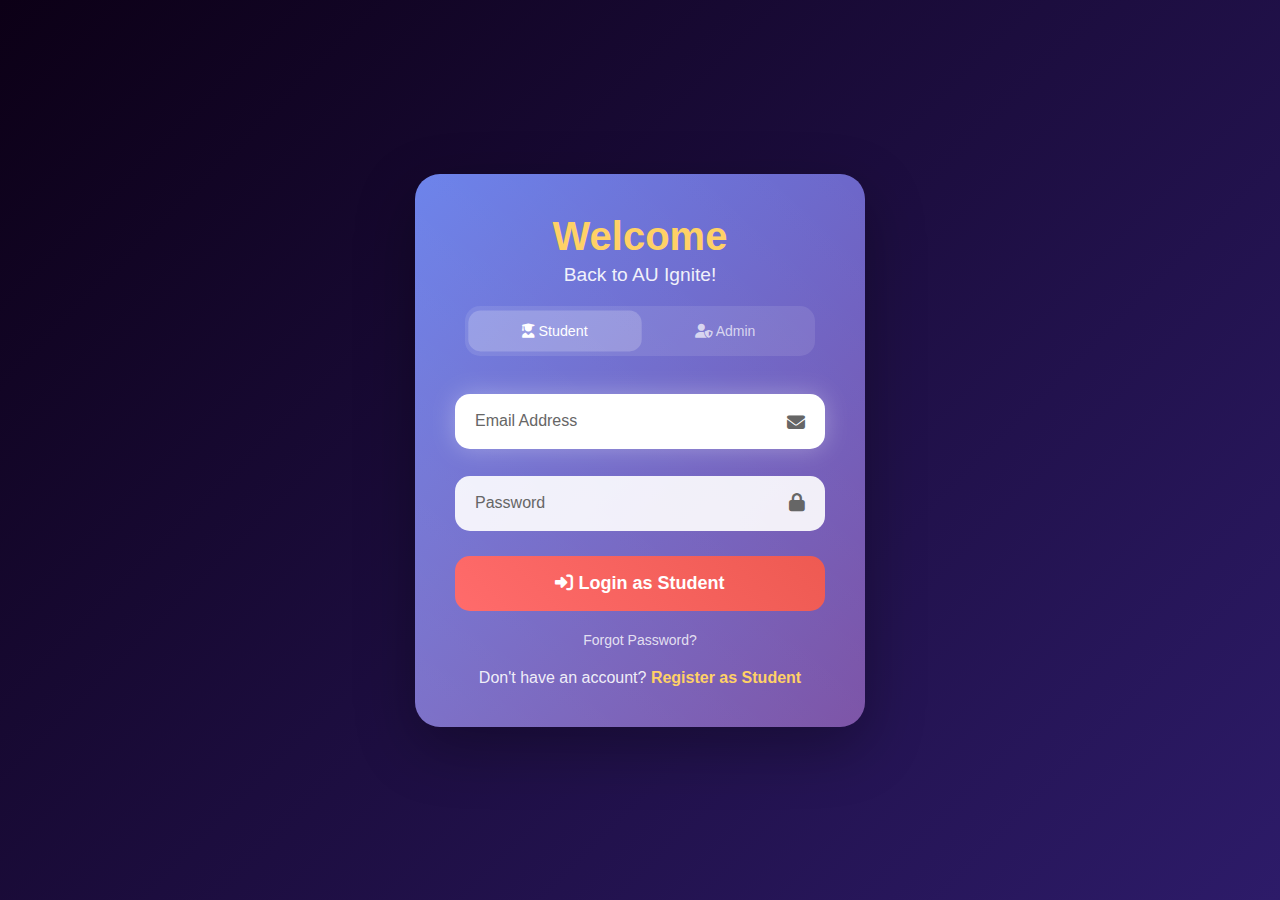
<file: AdminDashboard.html>
<!DOCTYPE html>
<html lang="en">
<head>
  <meta charset="UTF-8">
  <meta name="viewport" content="width=device-width, initial-scale=1.0">
  <title>Admin Dashboard - AU Ignite</title>
  <link rel="stylesheet" href="https://cdnjs.cloudflare.com/ajax/libs/font-awesome/6.4.0/css/all.min.css">
  <link rel="stylesheet" href="Admin.css">
  <style>
    /* Updated CSS for vertical attendance layout */
    .attendance-grid {
      display: flex;
      flex-direction: column;
      gap: 1rem;
      margin-top: 1rem;
      max-width: 800px;
    }

    .attendance-item {
      background: white;
      padding: 1rem 1.5rem;
      border-radius: 10px;
      display: flex;
      justify-content: space-between;
      align-items: center;
      box-shadow: 0 4px 15px rgba(0,0,0,0.05);
      border-left: 4px solid #118ab2;
      transition: all 0.3s ease;
    }

    .attendance-item:hover {
      transform: translateX(5px);
      box-shadow: 0 6px 20px rgba(0,0,0,0.1);
    }

    .student-info-attendance {
      display: flex;
      flex-direction: column;
      gap: 0.3rem;
    }

    .student-info-attendance strong {
      font-size: 1.1rem;
      color: #333;
    }

    .student-info-attendance .student-email {
      font-size: 0.9rem;
      color: #666;
    }

    .radio-group {
      display: flex;
      gap: 1.5rem;
      align-items: center;
      flex-wrap: wrap;
    }

    .radio-group label {
      display: flex;
      align-items: center;
      gap: 0.5rem;
      margin: 0;
      font-size: 0.95rem;
      cursor: pointer;
      font-weight: 500;
      transition: color 0.3s ease;
    }

    .radio-group label:hover {
      color: #118ab2;
    }

    .radio-group input[type="radio"] {
      width: 18px;
      height: 18px;
      margin: 0;
      cursor: pointer;
      accent-color: #118ab2;
    }

    /* Color coding for different attendance statuses */
    .radio-group label:nth-child(1) {
      color: #06d6a0;
    }

    .radio-group label:nth-child(2) {
      color: #e63946;
    }

    .radio-group label:nth-child(3) {
      color: #118ab2;
    }

    /* Responsive design for mobile */
    @media (max-width: 768px) {
      .attendance-item {
        flex-direction: column;
        gap: 1rem;
        text-align: center;
      }

      .radio-group {
        justify-content: center;
        gap: 1rem;
      }
    }
  </style>
</head>
<body>
  <button class="sidebar-toggle" id="sidebarToggle">
    <i class="fas fa-bars"></i>
  </button>

  <div class="container">
    <!-- Sidebar -->
    <aside class="sidebar" id="sidebar">
      <div class="sidebar-header">
        <i class="fas fa-user-shield"></i>
        <span>Admin Portal</span>
      </div>
      <nav class="sidebar-menu">
        <div class="menu-item active" data-page="overview">
          <i class="fas fa-tachometer-alt"></i>
          <span class="menu-text">Overview</span>
        </div>
        <div class="menu-item" data-page="students">
          <i class="fas fa-users"></i>
          <span class="menu-text">Students</span>
        </div>
        <div class="menu-item" data-page="attendance">
          <i class="fas fa-calendar-check"></i>
          <span class="menu-text">Attendance</span>
        </div>
        <div class="menu-item" data-page="assignments">
          <i class="fas fa-tasks"></i>
          <span class="menu-text">Assignments</span>
        </div>
        <div class="menu-item" data-page="tests">
          <i class="fas fa-clipboard-list"></i>
          <span class="menu-text">Mock Tests</span>
        </div>
        <div class="menu-item" data-page="submissions">
          <i class="fas fa-file-alt"></i>
          <span class="menu-text">Submissions</span>
        </div>
        <div class="menu-item" id="logoutBtn">
          <i class="fas fa-sign-out-alt"></i>
          <span class="menu-text">Logout</span>
        </div>
      </nav>
    </aside>

    <!-- Main Content -->
    <main class="main-content">
      <!-- Header -->
      <div class="header">
        <h1 id="pageTitle">Admin Dashboard - Overview</h1>
        <div class="user-info">
          <div class="user-avatar" id="userAvatar">A</div>
          <div>
            <div id="userName" style="font-size: 1.1rem; font-weight: 600;">Administrator</div>
            <div style="opacity: 0.8; font-size: 0.9rem;">System Admin</div>
          </div>
        </div>
      </div>

      <!-- Overview Page -->
      <div class="page-content active" id="overview">
        <div class="dashboard-cards">
          <div class="card">
            <div class="card-header">
              <div class="card-title">Total Students</div>
              <div class="card-icon">
                <i class="fas fa-users"></i>
              </div>
            </div>
            <div class="card-value" id="totalStudents">0</div>
            <div class="card-text">Registered students</div>
          </div>
          <div class="card">
            <div class="card-header">
              <div class="card-title">Present Today</div>
              <div class="card-icon">
                <i class="fas fa-user-check"></i>
              </div>
            </div>
            <div class="card-value" id="presentToday">0</div>
            <div class="card-text">Students present</div>
          </div>
          <div class="card">
            <div class="card-header">
              <div class="card-title">Assignments</div>
              <div class="card-icon">
                <i class="fas fa-tasks"></i>
              </div>
            </div>
            <div class="card-value" id="totalAssignments">0</div>
            <div class="card-text">Active assignments</div>
          </div>
          <div class="card">
            <div class="card-header">
              <div class="card-title">Mock Tests</div>
              <div class="card-icon">
                <i class="fas fa-clipboard-list"></i>
              </div>
            </div>
            <div class="card-value" id="totalTests">0</div>
            <div class="card-text">Available tests</div>
          </div>
        </div>

        <div class="dashboard-section">
          <div class="section-header">
            <h2 class="section-title">Recent Activity</h2>
          </div>
          <div id="recentActivity">
            <p class="loading">Loading recent activities...</p>
          </div>
        </div>
      </div>

      <!-- Students Page -->
      <div class="page-content" id="students">
        <div class="dashboard-section">
          <div class="section-header">
            <h2 class="section-title">Student Management</h2>
          </div>
          <div class="student-list" id="studentsList">
            <!-- Students will be loaded here -->
          </div>
        </div>
      </div>

      <!-- Attendance Page -->
      <div class="page-content" id="attendance">
        <div class="dashboard-section">
          <div class="section-header">
            <h2 class="section-title">Mark Daily Attendance</h2>
            <div>
              <input type="date" id="attendanceDate" class="btn" style="background: white; border: 2px solid #e9ecef;">
              <button class="btn btn-success btn-sm" id="saveAttendance">Save Attendance</button>
            </div>
          </div>
          <div class="success-message" id="attendanceSuccess">Attendance saved successfully!</div>
          <div class="attendance-form">
            <div class="attendance-grid" id="attendanceGrid">
              <!-- Attendance grid will be loaded here -->
            </div>
          </div>
        </div>

        <div class="dashboard-section">
          <div class="section-header">
            <h2 class="section-title">Attendance History</h2>
          </div>
          <div class="table-responsive">
            <table>
              <thead>
                <tr>
                  <th>Date</th>
                  <th>Present</th>
                  <th>Absent</th>
                  <th>On Leave</th>
                  <th>Total</th>
                </tr>
              </thead>
              <tbody id="attendanceHistory">
                <!-- Attendance history will be loaded here -->
              </tbody>
            </table>
          </div>
        </div>
      </div>

      <!-- Assignments Page -->
      <div class="page-content" id="assignments">
        <div class="dashboard-section">
          <div class="section-header">
            <h2 class="section-title">Create Assignment</h2>
          </div>
          <div class="assignment-form">
            <div class="form-group">
              <label for="assignmentTitle">Assignment Title</label>
              <input type="text" id="assignmentTitle" placeholder="Enter assignment title">
            </div>
            <div class="form-group">
              <label for="assignmentSubject">Subject</label>
              <select id="assignmentSubject">
                <option value="">Select Subject</option>
                <option value="HTML">HTML</option>
                <option value="CSS">CSS</option>
                <option value="JavaScript">JavaScript</option>
                <option value="React">React</option>
                <option value="Node.js">Node.js</option>
                <option value="MongoDB">MongoDB</option>
              </select>
            </div>
            <div class="form-group">
              <label for="assignmentDescription">Description</label>
              <textarea id="assignmentDescription" rows="4" placeholder="Enter assignment description"></textarea>
            </div>
            <div class="form-group">
              <label for="assignmentDueDate">Due Date</label>
              <input type="date" id="assignmentDueDate">
            </div>
            <button class="btn btn-primary" id="createAssignment">Create Assignment</button>
          </div>
          <div class="success-message" id="assignmentSuccess">Assignment created successfully!</div>
        </div>

        <div class="dashboard-section">
          <div class="section-header">
            <h2 class="section-title">Active Assignments</h2>
          </div>
          <div id="assignmentsList">
            <!-- Assignments list will be loaded here -->
          </div>
        </div>
      </div>

      <!-- Mock Tests Page -->
      <div class="page-content" id="tests">
        <div class="dashboard-section">
          <div class="section-header">
            <h2 class="section-title">Create Mock Test</h2>
          </div>
          <div class="assignment-form">
            <div class="form-group">
              <label for="testTitle">Test Title</label>
              <input type="text" id="testTitle" placeholder="Enter test title">
            </div>
            <div class="form-group">
              <label for="testSubject">Subject</label>
              <select id="testSubject">
                <option value="">Select Subject</option>
                <option value="HTML & CSS Fundamentals">HTML & CSS Fundamentals</option>
                <option value="JavaScript Basics">JavaScript Basics</option>
                <option value="React Components & Hooks">React Components & Hooks</option>
                <option value="Backend Development">Backend Development</option>
                <option value="Full Stack Development">Full Stack Development</option>
              </select>
            </div>
            <div class="form-group">
              <label for="testDescription">Description</label>
              <textarea id="testDescription" rows="4" placeholder="Enter test description"></textarea>
            </div>
            <div class="form-group">
              <label for="testDuration">Duration (minutes)</label>
              <input type="number" id="testDuration" placeholder="Enter test duration" min="15" max="180">
            </div>
            <div class="form-group">
              <label for="testQuestions">Number of Questions</label>
              <input type="number" id="testQuestions" placeholder="Enter number of questions" min="5" max="50">
            </div>
            <button class="btn btn-primary" id="createTest">Create Mock Test</button>
          </div>
          <div class="success-message" id="testSuccess">Mock test created successfully!</div>
        </div>

        <div class="dashboard-section">
          <div class="section-header">
            <h2 class="section-title">Available Mock Tests</h2>
          </div>
          <div id="testsList">
            <!-- Tests list will be loaded here -->
          </div>
        </div>
      </div>

      <!-- Submissions Page -->
      <div class="page-content" id="submissions">
        <div class="dashboard-section">
          <div class="section-header">
            <h2 class="section-title">Assignment Submissions</h2>
          </div>
          <div class="table-responsive">
            <table>
              <thead>
                <tr>
                  <th>Student</th>
                  <th>Assignment</th>
                  <th>Submitted</th>
                  <th>Status</th>
                  <th>Actions</th>
                </tr>
              </thead>
              <tbody id="submissionsList">
                <!-- Submissions will be loaded here -->
              </tbody>
            </table>
          </div>
        </div>
      </div>
    </main>
  </div>

  <script src="Admin.js"></script>
</body>
</html>
</file>
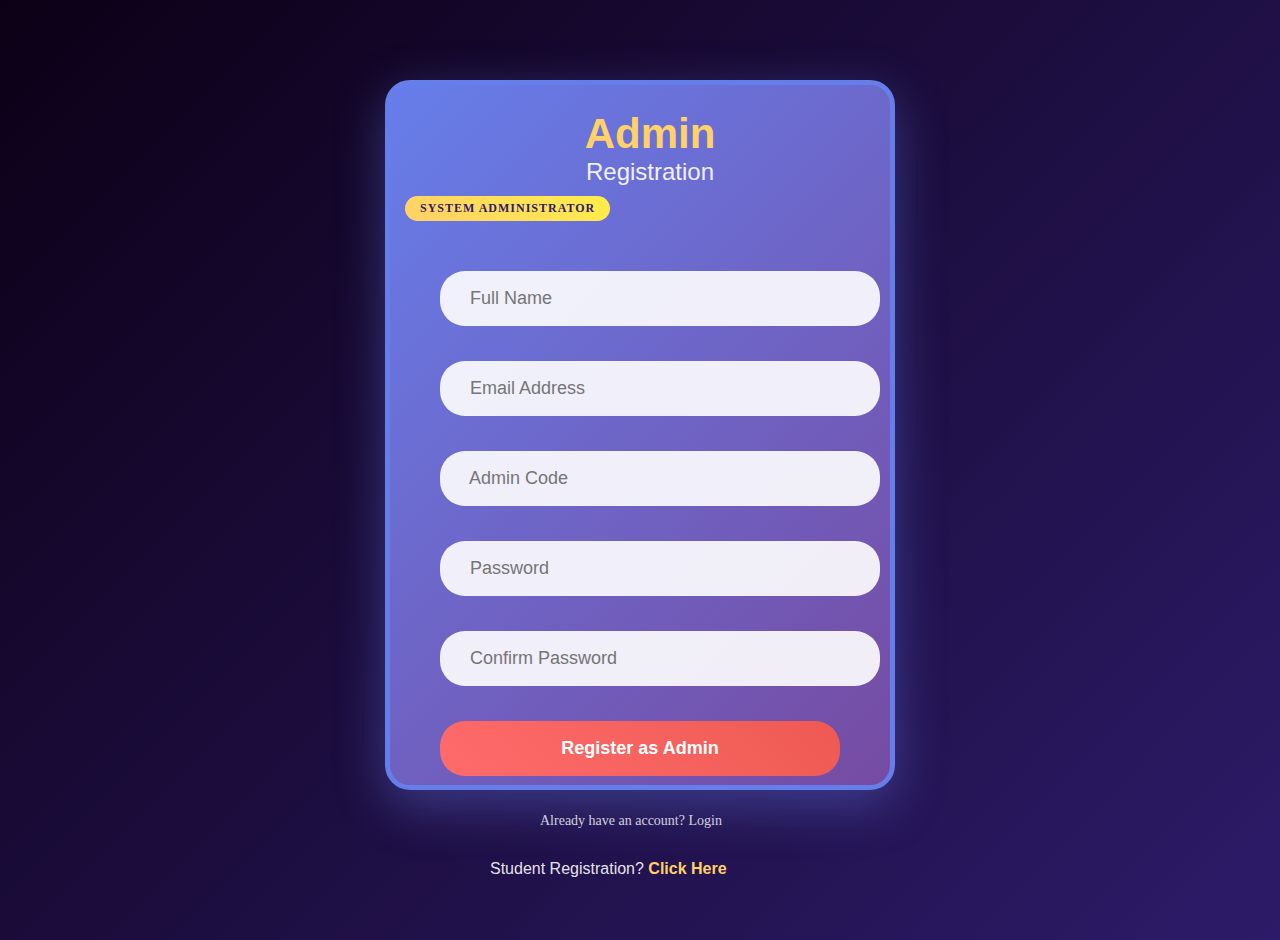
<file: AdminRegister.html>
<!DOCTYPE html>
<html lang="en">
<head>
    <meta charset="UTF-8">
    <meta name="viewport" content="width=device-width, initial-scale=1.0">
    <title>Admin Registration - AU Ignite</title>
    <style>
        /* Same styling as LoginRegister.css with admin-specific enhancements */
        .ad1 {
            position: absolute;
            top: 80px;
            left: 50%;
            transform: translateX(-50%);
            height: 700px;
            width: 500px;
            border: 5px solid #667eea;
            border-radius: 25px;
            box-shadow: 0 15px 50px rgba(102, 126, 234, 0.4);
            background: linear-gradient(135deg, #667eea 0%, #764ba2 100%);
            color: white;
        }
        
        #a1, #a2 {
            font-family: 'Segoe UI', Tahoma, Geneva, Verdana, sans-serif;
            text-align: center;
        }
        
        body {
            background: linear-gradient(135deg, #0c0016 0%, #2d1b69 100%);
            margin: 0;
            padding: 20px;
            min-height: 100vh;
        }
        
        .a2 {
            position: relative;
            left: 10px;
            margin: 5px;
            padding: 20px 0;
        }
        
        .a3 {
            height: 55px;
            width: 400px;
            border-radius: 25px;
            font-size: 18px;
            background-color: rgba(255, 255, 255, 0.9);
            border: none;
            padding: 0 20px;
            margin-bottom: 15px;
            transition: all 0.3s ease;
        }
        
        .a3:focus {
            outline: none;
            background-color: white;
            box-shadow: 0 0 20px rgba(255, 255, 255, 0.5);
            transform: scale(1.02);
        }
        
        #a3 {
            background: linear-gradient(45deg, #ff6b6b, #ee5a52);
            color: white;
            font-weight: 600;
            cursor: pointer;
            transition: all 0.3s ease;
        }
        
        #a3:hover {
            background: linear-gradient(45deg, #ee5a52, #d63447);
            transform: translateY(-3px);
            box-shadow: 0 10px 25px rgba(238, 90, 82, 0.4);
        }
        
        .a4 {
            margin: 20px;
            margin-left: 50px;
        }
        
        .a5 {
            position: relative;
            top: 15px;
            left: 20px;
        }
        
        .a5 p {
            font-family: 'Segoe UI', Tahoma, Geneva, Verdana, sans-serif;
            font-weight: 500;
            color: rgba(255, 255, 255, 0.9);
            padding-left: 80px;
        }
        
        .a5 p a {
            text-decoration: none;
            color: #ffd166;
            font-weight: 600;
            transition: color 0.3s ease;
        }
        
        .a5 p a:hover {
            color: #ffed4a;
        }
        
        .a6 {
            position: relative;
            left: 150px;
            margin-bottom: 10px;
        }
        
        .a6 a {
            text-decoration: none;
            color: rgba(255, 255, 255, 0.8);
            font-weight: 500;
            font-size: 14px;
            transition: color 0.3s ease;
        }
        
        .a6 a:hover {
            color: #ffd166;
        }
        
        #a1 {
            font-size: 42px;
            margin: 0;
            padding: 0;
            color: #ffd166;
            font-weight: 700;
        }
        
        #a2 {
            color: white;
            font-size: 24px;
            margin: 0;
            padding: 0;
            font-weight: 300;
            opacity: 0.9;
        }
        
        .admin-badge {
            background: linear-gradient(45deg, #ffd166, #ffed4a);
            color: #2d1b69;
            padding: 5px 15px;
            border-radius: 15px;
            font-size: 12px;
            font-weight: 600;
            text-transform: uppercase;
            letter-spacing: 1px;
            margin: 10px auto;
            display: inline-block;
        }
        
        .form-title {
            text-align: center;
            margin-bottom: 20px;
        }
        
        @media (max-width: 768px) {
            .ad1 {
                width: 90%;
                max-width: 450px;
                height: auto;
                min-height: 650px;
                top: 50px;
            }
            
            .a3 {
                width: 85%;
                max-width: 350px;
            }
            
            .a4 {
                margin-left: auto;
                margin-right: auto;
                text-align: center;
            }
        }
    </style>
</head>
<body>
    <div class="ad1">
        <div class="a2">
            <h1 id="a1">Admin</h1>
            <h2 id="a2">Registration</h2>
            <div class="admin-badge">System Administrator</div>
        </div>
        <form id="adminRegisterForm">
            <div class="a4"><input type="text" placeholder="  Full Name" class="a3" required></div>
            <div class="a4"><input type="email" placeholder="  Email Address" class="a3" required></div>
            <div class="a4"><input type="text" placeholder="  Admin Code" class="a3" required></div>
            <div class="a4"><input type="password" placeholder="  Password" class="a3" required></div>
            <div class="a4"><input type="password" placeholder="  Confirm Password" class="a3" required></div>
            <div class="a4"><button class="a3" id="a3">Register as Admin</button></div>
            <div class="a6"><a href="Login.html">Already have an account? Login</a></div>
            <div class="a5"><p>Student Registration? <a href="Register.html">Click Here</a></p></div>
        </form>
    </div>

    <script>
        document.addEventListener('DOMContentLoaded', function() {
            const form = document.getElementById('adminRegisterForm');
            
            form.addEventListener('submit', function(e) {
                e.preventDefault();
                
                const inputs = document.querySelectorAll('#adminRegisterForm input');
                const fullName = inputs[0].value.trim();
                const email = inputs[1].value.trim();
                const adminCode = inputs[2].value.trim();
                const password = inputs[3].value;
                const confirmPassword = inputs[4].value;
                
                // Validation
                if (!fullName || !email || !adminCode || !password || !confirmPassword) {
                    alert('Please fill in all fields');
                    return;
                }
                
                // Verify admin code (you can customize this)
                const validAdminCodes = ['ADMIN2024', 'AUIGNITE123', 'SUPERADMIN'];
                if (!validAdminCodes.includes(adminCode)) {
                    alert('Invalid admin code. Please contact system administrator.');
                    return;
                }
                
                if (password !== confirmPassword) {
                    alert('Passwords do not match');
                    return;
                }
                
                if (password.length < 8) {
                    alert('Password must be at least 8 characters long');
                    return;
                }
                
                const emailRegex = /^[^\s@]+@[^\s@]+\.[^\s@]+$/;
                if (!emailRegex.test(email)) {
                    alert('Please enter a valid email address');
                    return;
                }
                
                // Get existing users
                const users = JSON.parse(localStorage.getItem('users')) || [];
                
                // Check if email already exists
                if (users.some(u => u.email === email)) {
                    alert('Email already registered!');
                    return;
                }
                
                // Create new admin user
                const newAdmin = {
                    id: Date.now().toString(),
                    name: fullName,
                    email: email,
                    password: password, // Note: In production, this should be hashed
                    role: 'admin',
                    adminCode: adminCode,
                    registrationDate: new Date().toISOString().split('T')[0],
                    // Admin-specific data
                    permissions: ['manage_students', 'manage_attendance', 'create_assignments', 'create_tests', 'view_submissions'],
                    department: 'Administration',
                    status: 'active'
                };
                
                users.push(newAdmin);
                localStorage.setItem('users', JSON.stringify(users));
                
                alert('Admin registration successful! You can now login with admin privileges.');
                window.location.href = 'Login.html';
            });
        });
    </script>
</body>
</html>
</file>
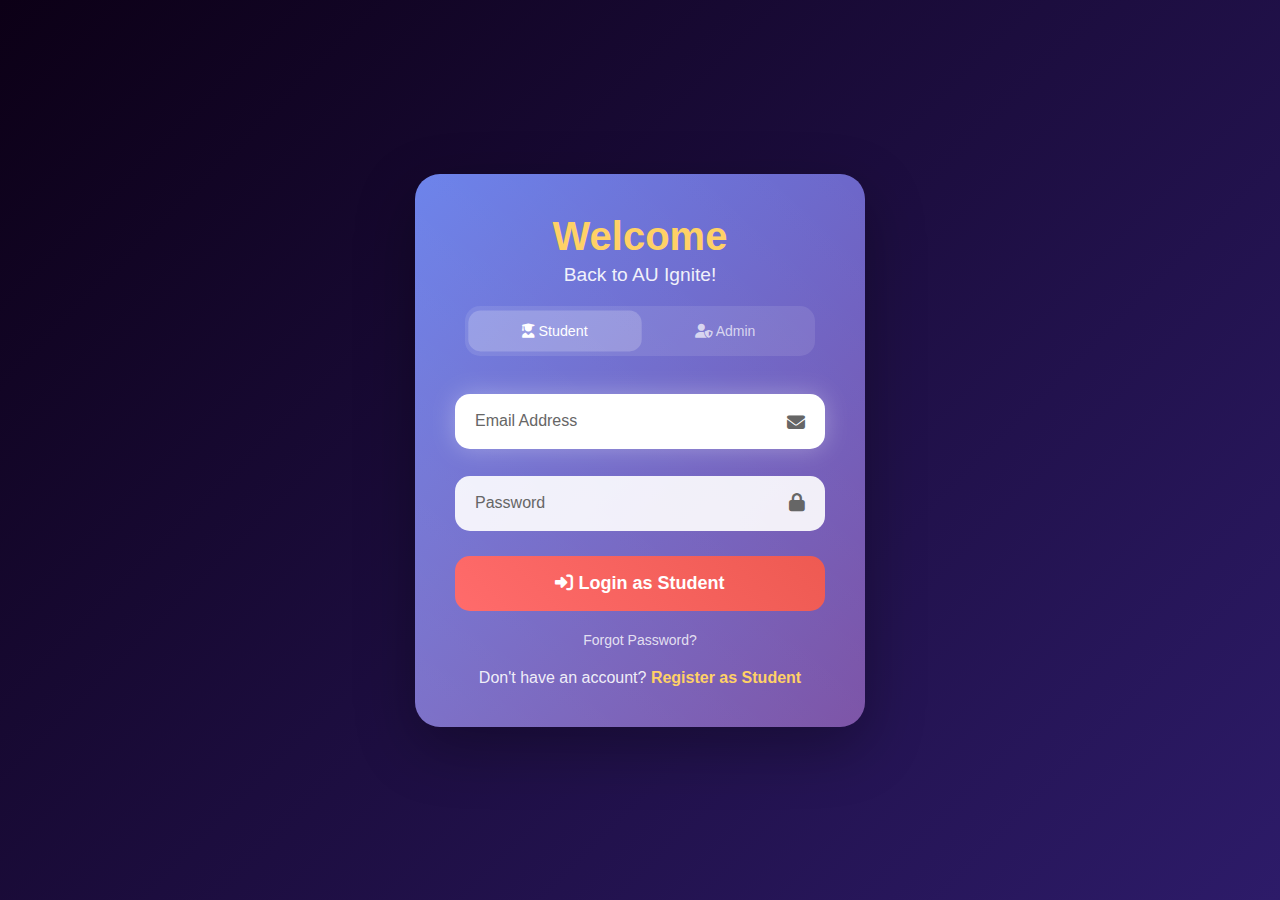
<file: Dashboard.html>
<!DOCTYPE html>
<html lang="en">
<head>
  <meta charset="UTF-8">
  <meta name="viewport" content="width=device-width, initial-scale=1.0">
  <title>Student Dashboard - AU Ignite</title>
  <link rel="stylesheet" href="https://cdnjs.cloudflare.com/ajax/libs/font-awesome/6.4.0/css/all.min.css">
  <link rel="stylesheet" href="User.css">
  <!-- ==== ADDED: Dashboard-specific styles ==== -->
  <style>
    .assignment-form {
      background: #f9f9f9;
      padding: 1.5rem;
      border-radius: 8px;
      margin-top: 1rem;
    }
    .assignment-item {
      background: white;
      padding: 1rem;
      margin: 0.5rem 0;
      border-radius: 6px;
      border-left: 4px solid var(--primary);
      box-shadow: 0 2px 4px rgba(0,0,0,0.1);
    }
    .assignment-meta {
      color: #666;
      font-size: 0.9rem;
      margin-top: 0.5rem;
    }
    .success-message {
      background: #d4edda;
      color: #155724;
      padding: 0.75rem;
      border-radius: 4px;
      margin: 1rem 0;
      display: none;
    }
    .test-item {
      background: white;
      padding: 1.5rem;
      margin: 1rem 0;
      border-radius: 8px;
      border: 1px solid #ddd;
      box-shadow: 0 2px 4px rgba(0,0,0,0.1);
    }
    .test-header {
      display: flex;
      justify-content: between;
      align-items: center;
      margin-bottom: 1rem;
    }
    .test-status {
      padding: 0.25rem 0.75rem;
      border-radius: 20px;
      font-size: 0.85rem;
      font-weight: 500;
    }
    .status-pending {
      background: #fff3cd;
      color: #856404;
    }
    .status-submitted {
      background: #d4edda;
      color: #155724;
    }
    .test-description {
      color: #666;
      margin-bottom: 1rem;
      line-height: 1.5;
    }
  </style>
  <!-- ==== END ADDED ==== -->
</head>
<body>
  <button class="sidebar-toggle" id="sidebarToggle">
    <i class="fas fa-bars"></i>
  </button>

  <div class="container">
    <!-- Sidebar -->
    <aside class="sidebar" id="sidebar">
      <div class="sidebar-header">
        <!-- <i class="fas fa-user-graduate fa-2x"></i> -->
        <i class="fas fa-graduation-cap fa-2x"></i>
        <span>Student Portal</span>
      </div>
      <nav class="sidebar-menu">
        <div class="menu-item active" data-page="profile">
          <i class="fas fa-id-card"></i>
          <span class="menu-text">Profile</span>
        </div>
        <div class="menu-item" data-page="assignments">
          <i class="fas fa-tasks"></i>
          <span class="menu-text">Assignments</span>
        </div>
        <div class="menu-item" data-page="attendance">
          <i class="fas fa-calendar-check"></i>
          <span class="menu-text">Attendance</span>
        </div>
        <div class="menu-item" data-page="mocktest">
          <i class="fas fa-clipboard-check"></i>
          <span class="menu-text">Mock Test</span>
        </div>
        <div class="menu-item" data-page="results">
          <i class="fas fa-chart-line"></i>
          <span class="menu-text">Results</span>
        </div>
        <div class="menu-item" id="logoutBtn">
          <i class="fas fa-sign-out-alt"></i>
          <span class="menu-text">Logout</span>
        </div>
      </nav>
    </aside>

    <!-- Main Content -->
    <main class="main-content">
      <!-- Header -->
      <div class="header">
        <h1 id="pageTitle">Student - Profile</h1>
        <div class="user-info">
          <div class="user-avatar" id="userAvatar">S</div>
          <div>
            <div id="userName">Student</div>
            <div style="color: gray; font-size: 0.9rem;">Student</div>
          </div>
        </div>
      </div>

      <!-- Profile Page -->
      <div class="page-content active" id="profile">
        <div class="dashboard-section">
          <div class="section-header">
            <h2 class="section-title">My Profile</h2>
          </div>
          <div class="student-card">
            <!-- <div class="student-avatar" id="profileAvatar">S</div> -->
            <!-- <div class="student-avatar" id="profileAvatar">S</div> -->
            <div class="student-info">
              <h3 id="profileName">Student Name</h3>
              <p>Full Stack Web Development</p>
              <p>Roll No: Auto-assigned</p>
              <p id="profileEmail">Email: student@example.com</p>
            </div>
          </div>
        </div>
      </div>

      <!-- Assignments -->
      <div class="page-content" id="assignments">
        <div class="dashboard-section">
          <div class="section-header">
            <h2 class="section-title">Submit Assignment</h2>
          </div>
          
          <div class="assignment-form">
            <div class="form-group">
              <label for="assignmentTitle">Assignment Title</label>
              <input type="text" id="assignmentTitle" placeholder="Enter assignment title">
            </div>
            <div class="form-group">
              <label for="assignmentContent">Assignment Content</label>
              <textarea id="assignmentContent" rows="4" placeholder="Enter your assignment content or paste text here"></textarea>
            </div>
            <div class="form-group">
              <label for="assignmentFile">Upload File (Optional)</label>
              <input type="file" id="assignmentFile" accept=".txt,.pdf,.doc,.docx">
            </div>
            <button class="btn btn-primary" id="submitAssignment">Submit Assignment</button>
          </div>
          
          <div class="success-message" id="successMessage">
            Assignment submitted successfully!
          </div>
        </div>

        <div class="dashboard-section">
          <div class="section-header">
            <h2 class="section-title">My Submitted Assignments</h2>
          </div>
          <div id="submittedAssignments">
            <!-- Assignments will be loaded here -->
          </div>
        </div>
      </div>

      <!-- Attendance -->
      <div class="page-content" id="attendance">
        <div class="dashboard-section">
          <div class="section-header">
            <h2 class="section-title">My Attendance</h2>
          </div>
          <div class="table-responsive">
            <table>
              <thead>
                <tr>
                  <th>Date</th>
                  <th>Status</th>
                </tr>
              </thead>
              <tbody id="attendanceTable">
                <!-- Attendance data will be loaded here -->
              </tbody>
            </table>
          </div>
        </div>
      </div>

      <!-- Mock Test -->
      <div class="page-content" id="mocktest">
        <div class="dashboard-section">
          <div class="section-header">
            <h2 class="section-title">Available Mock Tests</h2>
          </div>
          <div id="mockTestsList">
            <!-- Mock tests will be loaded here -->
          </div>
        </div>
      </div>

      <!-- Results -->
      <div class="page-content" id="results">
        <div class="dashboard-section">
          <div class="section-header">
            <h2 class="section-title">My Test Results</h2>
          </div>
          <div class="table-responsive">
            <table>
              <thead>
                <tr>
                  <th>Test Name</th>
                  <th>Score</th>
                  <th>Date</th>
                </tr>
              </thead>
              <tbody id="resultsTable">
                <!-- Test results will be loaded here -->
              </tbody>
            </table>
          </div>
        </div>
      </div>
    </main>
  </div>

  <!-- ==== ADDED: Dashboard JavaScript functionality ==== -->
  <script>
    document.addEventListener('DOMContentLoaded', function() {
      // Check if user is logged in
      const currentUserId = localStorage.getItem('currentUserId');
      if (!currentUserId) {
        alert('Please login first');
        window.location.href = 'Login.html';
        return;
      }

      // Get current user data
      const users = JSON.parse(localStorage.getItem('users')) || [];
      const currentUser = users.find(u => u.id === currentUserId);
      
      if (!currentUser) {
        alert('User session expired. Please login again.');
        localStorage.removeItem('currentUserId');
        window.location.href = 'Login.html';
        return;
      }

      // Initialize test data if it doesn't exist or update with new subjects
      initializeTestData(currentUser);
      initializeMockTests(currentUser);

      // Load user data into interface
      loadUserData(currentUser);
      
      // Menu navigation
      const menuItems = document.querySelectorAll('.menu-item');
      const pageContents = document.querySelectorAll('.page-content');
      const pageTitle = document.getElementById('pageTitle');

      menuItems.forEach(item => {
        item.addEventListener('click', function() {
          if (this.id === 'logoutBtn') {
            if (confirm('Are you sure you want to logout?')) {
              localStorage.removeItem('currentUserId');
              window.location.href = 'index.html';
            }
            return;
          }

          const targetPage = this.getAttribute('data-page');
          menuItems.forEach(i => i.classList.remove('active'));
          this.classList.add('active');

          pageContents.forEach(page => page.classList.remove('active'));
          document.getElementById(targetPage).classList.add('active');

          const pageName = this.querySelector('.menu-text').textContent;
          pageTitle.textContent = `${currentUser.name} - ${pageName}`;
        });
      });

      // Assignment submission
      document.getElementById('submitAssignment').addEventListener('click', function() {
        const title = document.getElementById('assignmentTitle').value.trim();
        const content = document.getElementById('assignmentContent').value.trim();
        const fileInput = document.getElementById('assignmentFile');
        
        if (!title || !content) {
          alert('Please fill in title and content');
          return;
        }

        const assignment = {
          id: Date.now().toString(),
          title: title,
          content: content,
          date: new Date().toLocaleDateString(),
          file: fileInput.files.length > 0 ? fileInput.files[0].name : null
        };

        // Add to current user's assignments
        currentUser.assignments.push(assignment);
        
        // Update users array and save to localStorage
        const userIndex = users.findIndex(u => u.id === currentUserId);
        users[userIndex] = currentUser;
        localStorage.setItem('users', JSON.stringify(users));

        // Show success message
        const successMsg = document.getElementById('successMessage');
        successMsg.style.display = 'block';
        setTimeout(() => {
          successMsg.style.display = 'none';
        }, 3000);

        // Clear form
        document.getElementById('assignmentTitle').value = '';
        document.getElementById('assignmentContent').value = '';
        document.getElementById('assignmentFile').value = '';

        // Refresh assignments display
        loadSubmittedAssignments(currentUser);
      });

      // Sidebar toggle (mobile)
      const sidebarToggle = document.getElementById('sidebarToggle');
      const sidebar = document.getElementById('sidebar');
      sidebarToggle.addEventListener('click', function() {
        sidebar.classList.toggle('open');
      });
    });

    // Initialize mock tests data
    function initializeMockTests(user) {
      // Define available mock tests
      const mockTests = [
        {
          id: 'test1',
          title: 'HTML & CSS Fundamentals',
          description: 'Test your knowledge of HTML structure, semantic elements, CSS styling, flexbox, and grid layouts.',
          duration: '45 minutes',
          questions: 25,
          status: 'pending'
        },
        {
          id: 'test2',
          title: 'JavaScript Basics',
          description: 'Assess your understanding of JavaScript variables, functions, DOM manipulation, and event handling.',
          duration: '60 minutes',
          questions: 30,
          status: 'pending'
        },
        {
          id: 'test3',
          title: 'React Components & Hooks',
          description: 'Evaluate your React skills including components, state management, hooks, and props.',
          duration: '50 minutes',
          questions: 20,
          status: 'pending'
        },
        {
          id: 'test4',
          title: 'Backend Development',
          description: 'Test your knowledge of Node.js, Express.js, APIs, and database integration.',
          duration: '55 minutes',
          questions: 25,
          status: 'pending'
        }
      ];

      // Initialize mockTests array if it doesn't exist
      if (!user.mockTests) {
        user.mockTests = mockTests;
      }

      // Save updated user data back to localStorage
      const users = JSON.parse(localStorage.getItem('users')) || [];
      const userIndex = users.findIndex(u => u.id === user.id);
      if (userIndex !== -1) {
        users[userIndex] = user;
        localStorage.setItem('users', JSON.stringify(users));
      }
    }

    function loadMockTests(user) {
      const container = document.getElementById('mockTestsList');
      
      if (!user.mockTests || user.mockTests.length === 0) {
        container.innerHTML = '<p>No mock tests available.</p>';
        return;
      }

      container.innerHTML = user.mockTests.map(test => `
        <div class="test-item">
          <div class="test-header">
            <h4 style="margin: 0; color: #333;">${test.title}</h4>
            <span class="test-status ${test.status === 'submitted' ? 'status-submitted' : 'status-pending'}">
              ${test.status === 'submitted' ? 'Submitted' : 'Pending'}
            </span>
          </div>
          <div class="test-description">${test.description}</div>
          <div style="display: flex; justify-content: space-between; align-items: center; margin-top: 1rem;">
            <div style="color: #666; font-size: 0.9rem;">
              <i class="fas fa-clock"></i> ${test.duration} • 
              <i class="fas fa-question-circle"></i> ${test.questions} questions
            </div>
            ${test.status === 'pending' ? 
              `<button class="btn btn-primary" onclick="submitMockTest('${test.id}', '${user.id}')">Start Test</button>` : 
              `<button class="btn" style="background: #6c757d; cursor: not-allowed;" disabled>Completed</button>`
            }
          </div>
        </div>
      `).join('');
    }

    function submitMockTest(testId, userId) {
      if (confirm('Are you sure you want to start this test? Once started, it will be marked as submitted.')) {
        // Get current user data
        const users = JSON.parse(localStorage.getItem('users')) || [];
        const userIndex = users.findIndex(u => u.id === userId);
        
        if (userIndex !== -1) {
          const user = users[userIndex];
          
          // Find and update the test status
          const testIndex = user.mockTests.findIndex(t => t.id === testId);
          if (testIndex !== -1) {
            user.mockTests[testIndex].status = 'submitted';
            user.mockTests[testIndex].submittedDate = new Date().toLocaleDateString();
            
            // Save updated data
            users[userIndex] = user;
            localStorage.setItem('users', JSON.stringify(users));
            
            // Reload mock tests display
            loadMockTests(user);
            
            alert('Mock test has been started and marked as submitted!');
          }
        }
      }
    }
    function initializeTestData(user) {
      // Define the new test subjects with sample scores and dates
      const newTestData = [
        { name: 'HTML', score: 92, date: '2024-09-10' },
        { name: 'CSS', score: 88, date: '2024-09-12' },
        { name: 'JavaScript', score: 85, date: '2024-09-14' },
        { name: 'ReactJS', score: 90, date: '2024-09-16' },
        { name: 'Node.js', score: 87, date: '2024-09-18' },
        { name: 'MongoDB', score: 93, date: '2024-09-20' },
        { name: 'Express.js', score: 89, date: '2024-09-22' }
      ];

      // Initialize tests array if it doesn't exist
      if (!user.tests) {
        user.tests = [];
      }

      // Update with new test data
      user.tests = newTestData;

      // Initialize other arrays if they don't exist
      if (!user.assignments) {
        user.assignments = [];
      }
      if (!user.attendance) {
        user.attendance = [
          { date: '2024-09-10', status: 'present' },
          { date: '2024-09-11', status: 'present' },
          { date: '2024-09-12', status: 'absent' },
          { date: '2024-09-13', status: 'present' },
          { date: '2024-09-14', status: 'present' }
        ];
      }

      // Save updated user data back to localStorage
      const users = JSON.parse(localStorage.getItem('users')) || [];
      const userIndex = users.findIndex(u => u.id === user.id);
      if (userIndex !== -1) {
        users[userIndex] = user;
        localStorage.setItem('users', JSON.stringify(users));
      }
    }

    function loadUserData(user) {
      // Update header and profile
      document.getElementById('userName').textContent = user.name;
      document.getElementById('profileName').textContent = user.name;
      document.getElementById('profileEmail').textContent = `Email: ${user.email}`;
      
      // Set avatars to first letter of name
      const firstLetter = user.name.charAt(0).toUpperCase();
      document.getElementById('userAvatar').textContent = firstLetter;
    //   document.getElementById('profileAvatar').textContent = firstLetter;
      
      // Update page title
      document.getElementById('pageTitle').textContent = `${user.name} - Profile`;

      // Load assignments, attendance, and results
      loadSubmittedAssignments(user);
      loadAttendance(user);
      loadMockTests(user);
      loadTestResults(user);
    }

    function loadSubmittedAssignments(user) {
      const container = document.getElementById('submittedAssignments');
      
      if (user.assignments.length === 0) {
        container.innerHTML = '<p>No assignments submitted yet.</p>';
        return;
      }

      container.innerHTML = user.assignments.map(assignment => `
        <div class="assignment-item">
          <h4>${assignment.title}</h4>
          <p>${assignment.content}</p>
          <div class="assignment-meta">
            Submitted: ${assignment.date}
            ${assignment.file ? ` • File: ${assignment.file}` : ''}
          </div>
        </div>
      `).join('');
    }

    function loadAttendance(user) {
      const tbody = document.getElementById('attendanceTable');
      
      tbody.innerHTML = user.attendance.map(record => `
        <tr>
          <td>${record.date}</td>
          <td>
            <span class="badge ${record.status === 'present' ? 'badge-present' : 'badge-absent'}">
              ${record.status.charAt(0).toUpperCase() + record.status.slice(1)}
            </span>
          </td>
        </tr>
      `).join('');
    }
    function loadTestResults(user) {
      const tbody = document.getElementById('resultsTable');
      
      if (!user.tests || user.tests.length === 0) {
        tbody.innerHTML = '<tr><td colspan="3">No test results available.</td></tr>';
        return;
      }
      const totalScore = user.tests.reduce((sum, test) => sum + test.score, 0);
      const averageScore = totalScore / user.tests.length;
      
      let tableContent = user.tests.map(test => `
        <tr>
          <td>${test.name}</td>
          <td>${test.score}</td>
          <td>${test.date}</td>
        </tr>
      `).join('');
      
      tableContent += `
        <tr style="font-weight: bold; border-top: 2px solid #ddd;">
          <td>Average Score</td>
          <td>${averageScore.toFixed(1)}</td>
          <td>-</td>
        </tr>
      `;
      tbody.innerHTML = tableContent;
    }
  </script>
  <!-- ==== END ADDED ==== -->
</body>
</html>
</file>
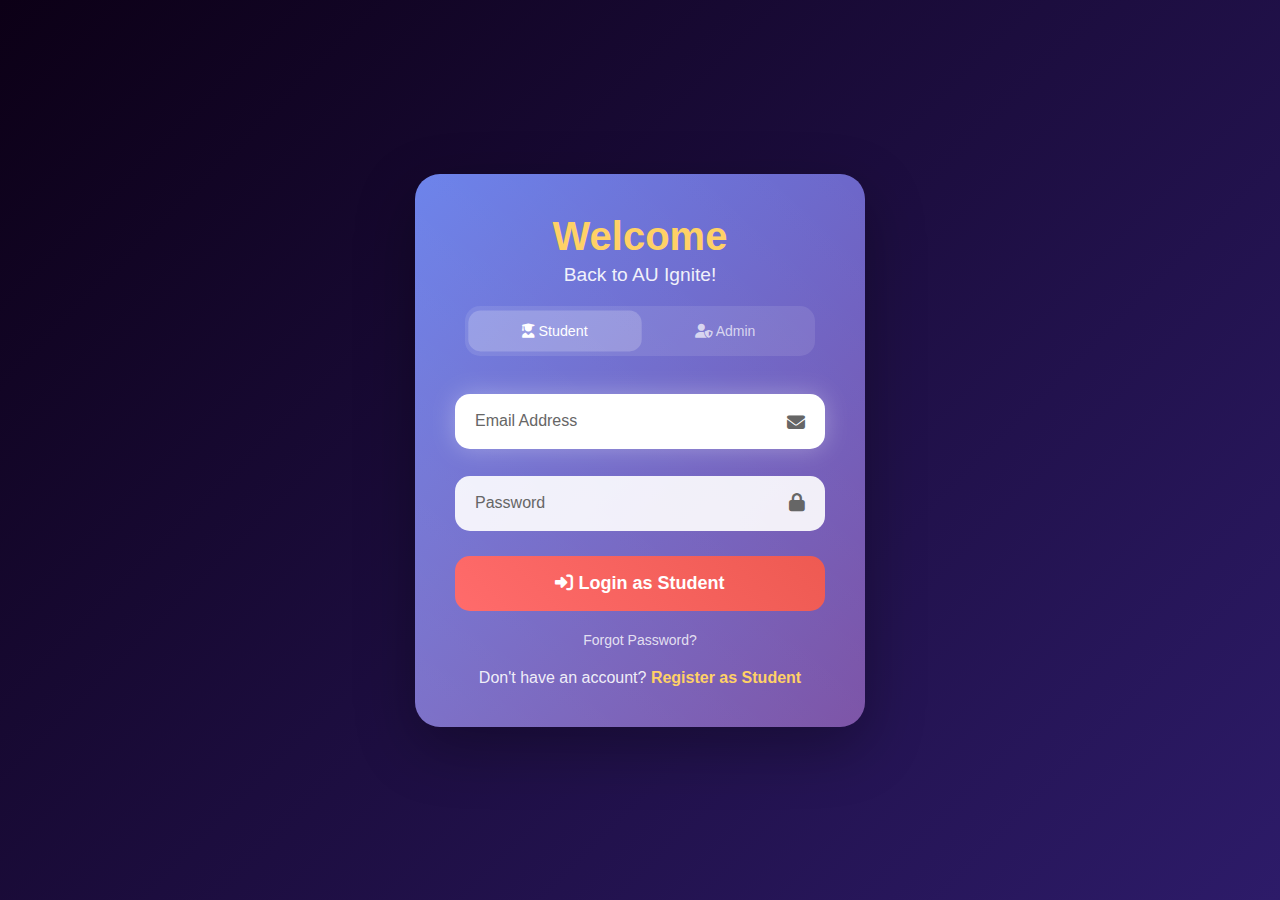
<file: Login.html>
<!DOCTYPE html>
<html lang="en">
<head>
    <meta charset="UTF-8">
    <meta name="viewport" content="width=device-width, initial-scale=1.0">
    <title>Login - AU Ignite</title>
    <style>
        /* Enhanced Login Styles */
        * {
            margin: 0;
            padding: 0;
            box-sizing: border-box;
        }

        body {
            background: linear-gradient(135deg, #0c0016 0%, #2d1b69 100%);
            font-family: 'Segoe UI', Tahoma, Geneva, Verdana, sans-serif;
            min-height: 100vh;
            display: flex;
            align-items: center;
            justify-content: center;
            padding: 20px;
        }

        .login-container {
            width: 100%;
            max-width: 450px;
            background: linear-gradient(135deg, #667eea 0%, #764ba2 100%);
            border-radius: 25px;
            box-shadow: 0 20px 60px rgba(0, 0, 0, 0.3);
            overflow: hidden;
            position: relative;
        }

        .login-container::before {
            content: '';
            position: absolute;
            top: 0;
            left: 0;
            right: 0;
            bottom: 0;
            background: linear-gradient(45deg, rgba(255, 255, 255, 0.1), transparent);
            pointer-events: none;
        }

        .login-header {
            text-align: center;
            padding: 40px 30px 20px;
            color: white;
            position: relative;
            z-index: 1;
        }

        .login-header h1 {
            font-size: 2.5rem;
            font-weight: 700;
            margin-bottom: 5px;
            color: #ffd166;
        }

        .login-header h2 {
            font-size: 1.2rem;
            font-weight: 300;
            opacity: 0.9;
            margin-bottom: 20px;
        }

        .user-type-selector {
            display: flex;
            background: rgba(255, 255, 255, 0.1);
            border-radius: 15px;
            padding: 5px;
            margin: 0 20px 20px;
        }

        .user-type-btn {
            flex: 1;
            padding: 12px 20px;
            background: transparent;
            border: none;
            border-radius: 12px;
            color: rgba(255, 255, 255, 0.7);
            cursor: pointer;
            transition: all 0.3s ease;
            font-size: 14px;
            font-weight: 500;
        }

        .user-type-btn.active {
            background: rgba(255, 255, 255, 0.2);
            color: white;
            transform: scale(1.02);
        }

        .login-form {
            padding: 0 40px 40px;
            position: relative;
            z-index: 1;
        }

        .form-group {
            margin-bottom: 25px;
            position: relative;
        }

        .form-input {
            width: 100%;
            height: 55px;
            background: rgba(255, 255, 255, 0.9);
            border: none;
            border-radius: 15px;
            padding: 0 20px;
            font-size: 16px;
            color: #333;
            transition: all 0.3s ease;
        }

        .form-input:focus {
            outline: none;
            background: white;
            box-shadow: 0 0 25px rgba(255, 255, 255, 0.3);
            transform: translateY(-2px);
        }

        .form-input::placeholder {
            color: #666;
            font-weight: 400;
        }

        .login-btn {
            width: 100%;
            height: 55px;
            background: linear-gradient(45deg, #ff6b6b, #ee5a52);
            border: none;
            border-radius: 15px;
            color: white;
            font-size: 18px;
            font-weight: 600;
            cursor: pointer;
            transition: all 0.3s ease;
            margin-bottom: 20px;
        }

        .login-btn:hover {
            background: linear-gradient(45deg, #ee5a52, #d63447);
            transform: translateY(-3px);
            box-shadow: 0 15px 35px rgba(238, 90, 82, 0.4);
        }

        .login-btn:active {
            transform: translateY(-1px);
        }

        .form-links {
            text-align: center;
            margin-bottom: 15px;
        }

        .form-links a {
            color: rgba(255, 255, 255, 0.8);
            text-decoration: none;
            font-size: 14px;
            font-weight: 500;
            transition: color 0.3s ease;
        }

        .form-links a:hover {
            color: #ffd166;
        }

        .register-link {
            text-align: center;
            margin-top: 20px;
        }

        .register-link p {
            color: rgba(255, 255, 255, 0.9);
            margin: 0;
        }

        .register-link a {
            color: #ffd166;
            text-decoration: none;
            font-weight: 600;
            transition: color 0.3s ease;
        }

        .register-link a:hover {
            color: #ffed4a;
        }

        .user-icon {
            position: absolute;
            right: 20px;
            top: 50%;
            transform: translateY(-50%);
            color: #666;
            font-size: 18px;
        }

        .alert {
            padding: 15px;
            border-radius: 10px;
            margin-bottom: 20px;
            font-size: 14px;
            font-weight: 500;
            text-align: center;
            display: none;
        }

        .alert-error {
            background: rgba(220, 53, 69, 0.1);
            border: 1px solid rgba(220, 53, 69, 0.3);
            color: #dc3545;
        }

        .alert-success {
            background: rgba(40, 167, 69, 0.1);
            border: 1px solid rgba(40, 167, 69, 0.3);
            color: #28a745;
        }

        /* Mobile Responsiveness */
        @media (max-width: 480px) {
            .login-container {
                margin: 10px;
            }

            .login-header {
                padding: 30px 20px 15px;
            }

            .login-header h1 {
                font-size: 2rem;
            }

            .login-form {
                padding: 0 30px 30px;
            }

            .user-type-selector {
                margin: 0 10px 15px;
            }
        }
    </style>
    <link rel="stylesheet" href="https://cdnjs.cloudflare.com/ajax/libs/font-awesome/6.4.0/css/all.min.css">
</head>
<body>
    <div class="login-container">
        <div class="login-header">
            <h1>Welcome</h1>
            <h2>Back to AU Ignite!</h2>
            
            <div class="user-type-selector">
                <button class="user-type-btn active" data-type="student">
                    <i class="fas fa-user-graduate"></i> Student
                </button>
                <button class="user-type-btn" data-type="admin">
                    <i class="fas fa-user-shield"></i> Admin
                </button>
            </div>
        </div>
        
        <form class="login-form" id="loginForm">
            <div class="alert alert-error" id="errorAlert"></div>
            <div class="alert alert-success" id="successAlert"></div>
            
            <div class="form-group">
                <input type="email" class="form-input" id="emailInput" placeholder="Email Address" required>
                <i class="fas fa-envelope user-icon"></i>
            </div>
            
            <div class="form-group">
                <input type="password" class="form-input" id="passwordInput" placeholder="Password" required>
                <i class="fas fa-lock user-icon"></i>
            </div>
            
            <button type="submit" class="login-btn" id="loginBtn">
                <i class="fas fa-sign-in-alt"></i> Login as <span id="loginType">Student</span>
            </button>
            
            <div class="form-links">
                <a href="#" onclick="alert('Feature coming soon!')">Forgot Password?</a>
            </div>
            
            <div class="register-link">
                <p>Don't have an account? 
                    <a href="Register.html" id="registerLink">Register as Student</a>
                </p>
            </div>
        </form>
    </div>

    <script>
        document.addEventListener('DOMContentLoaded', function() {
            const form = document.getElementById('loginForm');
            const emailInput = document.getElementById('emailInput');
            const passwordInput = document.getElementById('passwordInput');
            const userTypeButtons = document.querySelectorAll('.user-type-btn');
            const loginBtn = document.getElementById('loginBtn');
            const loginType = document.getElementById('loginType');
            const registerLink = document.getElementById('registerLink');
            const errorAlert = document.getElementById('errorAlert');
            const successAlert = document.getElementById('successAlert');
            
            let currentUserType = 'student';
            
            // User type selector functionality
            userTypeButtons.forEach(btn => {
                btn.addEventListener('click', function() {
                    userTypeButtons.forEach(b => b.classList.remove('active'));
                    this.classList.add('active');
                    currentUserType = this.getAttribute('data-type');
                    
                    // Update UI based on user type
                    if (currentUserType === 'admin') {
                        loginType.textContent = 'Admin';
                        registerLink.textContent = 'Register as Admin';
                        registerLink.href = '#';
                        registerLink.onclick = () => window.location.href = 'AdminRegister.html';
                    } else {
                        loginType.textContent = 'Student';
                        registerLink.textContent = 'Register as Student';
                        registerLink.href = 'Register.html';
                        registerLink.onclick = null;
                    }
                });
            });
            
            // Show alert function
            function showAlert(message, type = 'error') {
                hideAlerts();
                const alert = type === 'error' ? errorAlert : successAlert;
                alert.textContent = message;
                alert.style.display = 'block';
                
                setTimeout(() => {
                    alert.style.display = 'none';
                }, 5000);
            }
            
            function hideAlerts() {
                errorAlert.style.display = 'none';
                successAlert.style.display = 'none';
            }
            
            // Form submission
            form.addEventListener('submit', function(e) {
                e.preventDefault();
                
                const email = emailInput.value.trim();
                const password = passwordInput.value;
                
                // Basic validation
                if (!email || !password) {
                    showAlert('Please fill in all fields', 'error');
                    return;
                }
                
                // Email validation
                const emailRegex = /^[^\s@]+@[^\s@]+\.[^\s@]+$/;
                if (!emailRegex.test(email)) {
                    showAlert('Please enter a valid email address', 'error');
                    return;
                }
                
                // Get users from localStorage
                const users = JSON.parse(localStorage.getItem('users')) || [];
                
                // Find user with matching credentials
                const user = users.find(u => u.email === email && u.password === password);
                
                if (!user) {
                    showAlert('Invalid email or password', 'error');
                    return;
                }
                
                // Check user type authorization
                if (currentUserType === 'admin') {
                    // Check if user has admin role
                    if (!user.role || user.role !== 'admin') {
                        showAlert('Access denied. Admin privileges required.', 'error');
                        return;
                    }
                    
                    // Set admin session and redirect
                    localStorage.setItem('currentUserId', user.id);
                    showAlert('Admin login successful! Redirecting...', 'success');
                    
                    setTimeout(() => {
                        window.location.href = 'AdminDashboard.html';
                    }, 1500);
                    
                } else {
                    // Student login
                    if (user.role === 'admin') {
                        showAlert('Please use Admin login for administrative accounts', 'error');
                        return;
                    }
                    
                    // Set student session and redirect
                    localStorage.setItem('currentUserId', user.id);
                    showAlert('Student login successful! Redirecting...', 'success');
                    
                    setTimeout(() => {
                        window.location.href = 'Dashboard.html';
                    }, 1500);
                }
            });
            
            // Auto-focus email input
            emailInput.focus();
            
            // Handle enter key in password field
            passwordInput.addEventListener('keypress', function(e) {
                if (e.key === 'Enter') {
                    form.dispatchEvent(new Event('submit'));
                }
            });
        });
    </script>
</body>
</html>
</file>
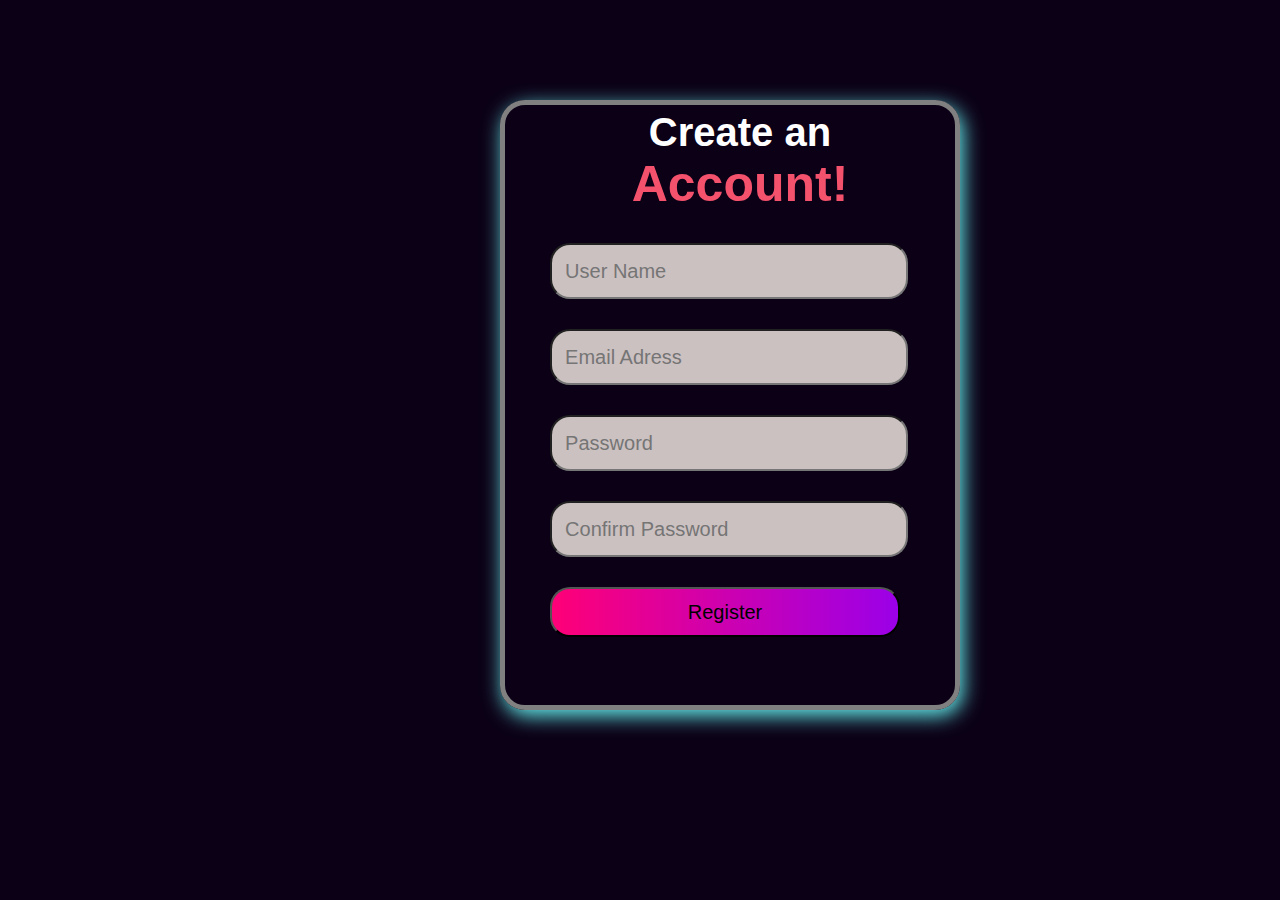
<file: Register.html>
<!DOCTYPE html>
<html lang="en">
<head>
    <meta charset="UTF-8">
    <meta name="viewport" content="width=device-width, initial-scale=1.0">
    <title>Register</title>
    <link rel="stylesheet" href="LoginRegister.css">
</head>
<body>
    <div class="a1">
      <div class="a2">
        <h1 id="a1">Create an</h1>
        <h2 id="a2">Account!</h2>
      </div>
      <form id="registerForm">
        <div class="a4"><input type="text" placeholder="  User Name" class="a3" required></div>
        <div class="a4"><input type="email" placeholder="  Email Adress" class="a3" required></div>
        <div class="a4"><input type="password" placeholder="  Password" class="a3" required></div>
        <div class="a4"><input type="password" placeholder="  Confirm Password" class="a3" required></div>
        <div class="a4"><button class="a3" id="a3">Register</button></div>
        <!-- <div class="a6"><a href="">Forget Password</a></div> -->
        <!-- <div class="a7"><p>Don't have an account <a href="">Sign up</a></p></div> -->
      </form>
    </div>


    <script>
      document.addEventListener('DOMContentLoaded', function() {
    const form = document.getElementById('registerForm');
    
    form.addEventListener('submit', function(e) {
        e.preventDefault();
        
        const inputs = document.querySelectorAll('#registerForm input');
        const username = inputs[0].value.trim();
        const email = inputs[1].value.trim();
        const password = inputs[2].value;
        const confirmPassword = inputs[3].value;
        
        // Validation
        if (!username || !email || !password || !confirmPassword) {
            alert('Please fill in all fields');
            return;
        }
        
        if (password !== confirmPassword) {
            alert('Passwords do not match');
            return;
        }
        
        if (password.length < 6) {
            alert('Password must be at least 6 characters long');
            return;
        }
        
        const emailRegex = /^[^\s@]+@[^\s@]+\.[^\s@]+$/;
        if (!emailRegex.test(email)) {
            alert('Please enter a valid email address');
            return;
        }
        
        // Get existing users
        const users = JSON.parse(localStorage.getItem('users')) || [];
        
        // Check if email already exists
        if (users.some(u => u.email === email)) {
            alert('Email already registered!');
            return;
        }
        
        // Create new user with expanded data structure
        const newUser = {
            id: Date.now().toString(),
            name: username,
            email: email,
            password: password, // Note: In production, this should be hashed
            attendance: [
                {date: '2024-09-15', status: 'present'},
                {date: '2024-09-16', status: 'present'},
                {date: '2024-09-17', status: 'absent'},
                {date: '2024-09-18', status: 'present'},
                {date: '2024-09-19', status: 'present'}
            ],
            assignments: [],
            tests: [
                {id: '1', name: 'Mathematics Quiz', score: 85, date: '2024-09-10'},
                {id: '2', name: 'Science Test', score: 78, date: '2024-09-12'},
                {id: '3', name: 'English Essay', score: 90, date: '2024-09-14'},
                {id: '4', name: 'Computer Programming', score: 95, date: '2024-09-16'}
            ]
        };
        
        users.push(newUser);
        localStorage.setItem('users', JSON.stringify(users));
        
        alert('Registration successful! Please login.');
        window.location.href = 'Login.html';
    });
});
    </script>
</body>
</html>
</file>
<file: Admin.css>
/* === GLOBAL STYLES === */
    * {
        margin: 0;
        padding: 0;
        box-sizing: border-box;
        font-family: 'Segoe UI', Tahoma, Geneva, Verdana, sans-serif;
    }
    
    :root {
        --primary: #e63946;
        --secondary: #f77f00;
        --success: #06d6a0;
        --info: #118ab2;
        --warning: #ffd166;
        --danger: #e63946;
        --light: #f8f9fa;
        --dark: #212529;
        --gray: #6c757d;
        --sidebar-width: 250px;
        --header-height: 70px;
        --transition: all 0.3s ease;
    }
    
    body {
        background-color: #f5f7fb;
        color: #333;
        line-height: 1.6;
        overflow-x: hidden;
    }
    
    /* === LAYOUT COMPONENTS === */
    .container {
        display: flex;
        min-height: 100vh;
    }
    
    /* Sidebar Styles */
    .sidebar {
        width: var(--sidebar-width);
        background: linear-gradient(135deg, #2d1b69 0%, #11998e 100%);
        color: white;
        height: 100vh;
        position: fixed;
        transition: var(--transition);
        z-index: 100;
        overflow-y: auto;
        box-shadow: 4px 0 20px rgba(0,0,0,0.1);
    }
    
    .sidebar-header {
        padding: 1.5rem 1rem;
        border-bottom: 1px solid rgba(255, 255, 255, 0.1);
        display: flex;
        align-items: center;
        background: rgba(0,0,0,0.1);
    }
    
    .sidebar-header i {
        font-size: 2rem;
        margin-right: 0.5rem;
        color: #ffd166;
    }
    
    .sidebar-header span {
        font-size: 1.2rem;
        font-weight: 600;
    }
    
    .sidebar-menu {
        padding: 1rem 0;
    }
    
    .menu-item {
        padding: 1rem 1.5rem;
        display: flex;
        align-items: center;
        color: #ddd;
        text-decoration: none;
        transition: var(--transition);
        cursor: pointer;
        position: relative;
    }
    
    .menu-item:hover, .menu-item.active {
        background: rgba(255, 255, 255, 0.15);
        color: white;
        transform: translateX(5px);
    }
    
    .menu-item:hover::before, .menu-item.active::before {
        content: '';
        position: absolute;
        left: 0;
        top: 0;
        bottom: 0;
        width: 4px;
        background: var(--warning);
    }
    
    .menu-item i {
        margin-right: 0.8rem;
        font-size: 1.1rem;
        width: 24px;
        text-align: center;
    }
    
    /* Main Content Area */
    .main-content {
        flex: 1;
        margin-left: var(--sidebar-width);
        padding: 2rem;
        transition: var(--transition);
    }
    
    /* Page Content */
    .page-content {
        display: none;
        animation: fadeIn 0.5s ease;
    }
    
    .page-content.active {
        display: block;
    }
    
    @keyframes fadeIn {
        from { opacity: 0; transform: translateY(20px); }
        to { opacity: 1; transform: translateY(0); }
    }
    
    /* Header Styles */
    .header {
        display: flex;
        justify-content: space-between;
        align-items: center;
        padding: 1.5rem 2rem;
        background: linear-gradient(135deg, #667eea 0%, #764ba2 100%);
        color: white;
        border-radius: 15px;
        margin-bottom: 2rem;
        box-shadow: 0 8px 32px rgba(0,0,0,0.1);
    }
    
    .header h1 {
        font-size: 1.8rem;
        font-weight: 700;
    }
    
    .user-info {
        display: flex;
        align-items: center;
    }
    
    .user-avatar {
        width: 50px;
        height: 50px;
        border-radius: 50%;
        background: rgba(255,255,255,0.2);
        color: white;
        display: flex;
        align-items: center;
        justify-content: center;
        font-weight: bold;
        font-size: 1.2rem;
        margin-right: 15px;
        border: 3px solid rgba(255,255,255,0.3);
    }
    
    /* Dashboard Cards */
    .dashboard-cards {
        display: grid;
        grid-template-columns: repeat(auto-fill, minmax(280px, 1fr));
        gap: 1.5rem;
        margin-bottom: 2rem;
    }
    
    .card {
        background: white;
        border-radius: 15px;
        padding: 2rem;
        box-shadow: 0 10px 30px rgba(0, 0, 0, 0.08);
        transition: var(--transition);
        border-left: 5px solid var(--primary);
        position: relative;
        overflow: hidden;
    }
    
    .card::before {
        content: '';
        position: absolute;
        top: 0;
        right: 0;
        width: 100px;
        height: 100px;
        background: linear-gradient(45deg, rgba(230, 57, 70, 0.1), rgba(247, 127, 0, 0.1));
        border-radius: 50%;
        transform: translate(30px, -30px);
    }
    
    .card:hover {
        transform: translateY(-10px);
        box-shadow: 0 20px 40px rgba(0, 0, 0, 0.15);
    }
    
    .card-header {
        display: flex;
        justify-content: space-between;
        align-items: center;
        margin-bottom: 1.5rem;
    }
    
    .card-title {
        font-size: 1.1rem;
        font-weight: 600;
        color: var(--gray);
    }
    
    .card-icon {
        width: 60px;
        height: 60px;
        border-radius: 15px;
        display: flex;
        align-items: center;
        justify-content: center;
        font-size: 1.5rem;
        background: linear-gradient(45deg, var(--primary), var(--secondary));
        color: white;
        box-shadow: 0 8px 20px rgba(230, 57, 70, 0.3);
    }
    
    .card-value {
        font-size: 2.5rem;
        font-weight: 700;
        margin-bottom: 0.5rem;
        color: var(--dark);
    }
    
    .card-text {
        color: var(--gray);
        font-size: 0.9rem;
    }
    
    /* Dashboard Sections */
    .dashboard-section {
        background: white;
        border-radius: 15px;
        padding: 2rem;
        box-shadow: 0 10px 30px rgba(0, 0, 0, 0.08);
        margin-bottom: 2rem;
        border-top: 4px solid var(--info);
    }
    
    .section-header {
        display: flex;
        justify-content: space-between;
        align-items: center;
        margin-bottom: 2rem;
        padding-bottom: 1rem;
        border-bottom: 2px solid #f1f3f4;
    }
    
    .section-title {
        font-size: 1.5rem;
        font-weight: 600;
        color: var(--dark);
        position: relative;
    }
    
    .section-title::after {
        content: '';
        position: absolute;
        bottom: -10px;
        left: 0;
        width: 50px;
        height: 3px;
        background: linear-gradient(45deg, var(--primary), var(--secondary));
        border-radius: 2px;
    }
    
    /* Table Styles */
    .table-responsive {
        overflow-x: auto;
        border-radius: 10px;
    }
    
    table {
        width: 100%;
        border-collapse: collapse;
        background: white;
    }
    
    th {
        background: linear-gradient(135deg, #667eea 0%, #764ba2 100%);
        color: white;
        padding: 1rem;
        text-align: left;
        font-weight: 600;
        text-transform: uppercase;
        font-size: 0.85rem;
        letter-spacing: 0.5px;
    }
    
    th:first-child {
        border-top-left-radius: 10px;
    }
    
    th:last-child {
        border-top-right-radius: 10px;
    }
    
    td {
        padding: 1rem;
        border-bottom: 1px solid #f1f3f4;
        transition: var(--transition);
    }
    
    tbody tr {
        transition: var(--transition);
    }
    
    tbody tr:hover {
        background: #f8f9ff;
        transform: scale(1.01);
    }
    
    /* Status Badges */
    .badge {
        padding: 0.4rem 0.8rem;
        border-radius: 20px;
        font-size: 0.75rem;
        font-weight: 600;
        text-transform: uppercase;
        letter-spacing: 0.5px;
    }
    
    .badge-present {
        background: linear-gradient(45deg, #06d6a0, #00b894);
        color: white;
    }
    
    .badge-absent {
        background: linear-gradient(45deg, #e63946, #d63031);
        color: white;
    }
    
    .badge-leave {
        background: linear-gradient(45deg, #118ab2, #0984e3);
        color: white;
    }
    
    .badge-submitted {
        background: linear-gradient(45deg, #06d6a0, #00b894);
        color: white;
    }
    
    .badge-pending {
        background: linear-gradient(45deg, #ffd166, #fdcb6e);
        color: #333;
    }
    
    .badge-graded {
        background: linear-gradient(45deg, #118ab2, #0984e3);
        color: white;
    }
    
    /* Form Elements */
    .form-group {
        margin-bottom: 1.5rem;
    }
    
    label {
        display: block;
        margin-bottom: 0.5rem;
        font-weight: 600;
        color: var(--dark);
    }
    
    input, select, textarea {
        width: 100%;
        padding: 1rem;
        border: 2px solid #e9ecef;
        border-radius: 10px;
        font-size: 1rem;
        transition: var(--transition);
        background: #f8f9fa;
    }
    
    input:focus, select:focus, textarea:focus {
        outline: none;
        border-color: var(--primary);
        box-shadow: 0 0 0 3px rgba(230, 57, 70, 0.1);
        background: white;
        transform: translateY(-2px);
    }
    
    .btn {
        padding: 1rem 2rem;
        border: none;
        border-radius: 10px;
        font-size: 1rem;
        font-weight: 600;
        cursor: pointer;
        transition: var(--transition);
        text-decoration: none;
        display: inline-block;
        text-align: center;
        position: relative;
        overflow: hidden;
    }
    
    .btn::before {
        content: '';
        position: absolute;
        top: 0;
        left: -100%;
        width: 100%;
        height: 100%;
        background: linear-gradient(90deg, transparent, rgba(255,255,255,0.2), transparent);
        transition: var(--transition);
    }
    
    .btn:hover::before {
        left: 100%;
    }
    
    .btn-primary {
        background: linear-gradient(45deg, var(--primary), var(--secondary));
        color: white;
        box-shadow: 0 8px 20px rgba(230, 57, 70, 0.3);
    }
    
    .btn-primary:hover {
        transform: translateY(-3px);
        box-shadow: 0 15px 30px rgba(230, 57, 70, 0.4);
    }
    
    .btn-success {
        background: linear-gradient(45deg, var(--success), #00b894);
        color: white;
        box-shadow: 0 8px 20px rgba(6, 214, 160, 0.3);
    }
    
    .btn-success:hover {
        transform: translateY(-3px);
        box-shadow: 0 15px 30px rgba(6, 214, 160, 0.4);
    }
    
    .btn-sm {
        padding: 0.5rem 1rem;
        font-size: 0.9rem;
    }
    
    /* Student List */
    .student-list {
        display: grid;
        grid-template-columns: repeat(auto-fill, minmax(300px, 1fr));
        gap: 1.5rem;
    }
    
    .student-card {
        background: white;
        border-radius: 15px;
        padding: 1.5rem;
        box-shadow: 0 8px 25px rgba(0, 0, 0, 0.08);
        transition: var(--transition);
        border-left: 4px solid var(--info);
    }
    
    .student-card:hover {
        transform: translateY(-5px);
        box-shadow: 0 15px 35px rgba(0, 0, 0, 0.15);
    }
    
    .student-header {
        display: flex;
        align-items: center;
        margin-bottom: 1rem;
    }
    
    .student-avatar {
        width: 50px;
        height: 50px;
        border-radius: 50%;
        background: linear-gradient(45deg, var(--info), var(--success));
        color: white;
        display: flex;
        align-items: center;
        justify-content: center;
        font-weight: bold;
        font-size: 1.2rem;
        margin-right: 15px;
    }
    
    .student-info h4 {
        margin: 0 0 0.5rem 0;
        color: var(--dark);
        font-size: 1.1rem;
    }
    
    .student-info p {
        margin: 0.2rem 0;
        color: var(--gray);
        font-size: 0.9rem;
    }
    
    /* Attendance Form */
    .attendance-form {
        background: #f8f9fa;
        padding: 2rem;
        border-radius: 15px;
        margin-bottom: 2rem;
        border: 2px solid #e9ecef;
    }
    
    .attendance-grid {
        display: grid;
        grid-template-columns: repeat(auto-fill, minmax(250px, 1fr));
        gap: 1rem;
        margin-top: 1rem;
    }
    
    .attendance-item {
        background: white;
        padding: 1rem;
        border-radius: 10px;
        display: flex;
        justify-content: space-between;
        align-items: center;
        box-shadow: 0 4px 15px rgba(0,0,0,0.05);
    }
    
    .attendance-controls {
        display: flex;
        gap: 0.5rem;
    }
    
    .radio-group {
        display: flex;
        gap: 1rem;
        align-items: center;
    }
    
    .radio-group input[type="radio"] {
        width: auto;
        margin-right: 0.5rem;
    }
    
    .radio-group label {
        margin: 0;
        font-size: 0.9rem;
        cursor: pointer;
    }
    
    /* Assignment Form */
    .assignment-form {
        background: linear-gradient(135deg, #f8f9fa 0%, #e9ecef 100%);
        padding: 2rem;
        border-radius: 15px;
        margin-bottom: 2rem;
        border: 2px solid #dee2e6;
    }
    
    /* Mock Test Card */
    .test-card {
        background: white;
        border-radius: 15px;
        padding: 2rem;
        box-shadow: 0 10px 30px rgba(0, 0, 0, 0.08);
        margin-bottom: 1.5rem;
        border-top: 4px solid var(--warning);
        transition: var(--transition);
    }
    
    .test-card:hover {
        transform: translateY(-3px);
        box-shadow: 0 15px 40px rgba(0, 0, 0, 0.12);
    }
    
    .test-header {
        display: flex;
        justify-content: space-between;
        align-items: center;
        margin-bottom: 1.5rem;
    }
    
    .test-title {
        font-size: 1.3rem;
        font-weight: 600;
        color: var(--dark);
    }
    
    .test-meta {
        display: flex;
        gap: 1rem;
        color: var(--gray);
        font-size: 0.9rem;
        margin-bottom: 1rem;
    }
    
    /* Responsive Sidebar Toggle */
    .sidebar-toggle {
        display: none;
        position: fixed;
        top: 1rem;
        left: 1rem;
        z-index: 1000;
        background: linear-gradient(45deg, var(--primary), var(--secondary));
        color: white;
        border: none;
        border-radius: 10px;
        width: 50px;
        height: 50px;
        font-size: 1.2rem;
        cursor: pointer;
        box-shadow: 0 8px 20px rgba(230, 57, 70, 0.3);
    }
    
    /* Mobile Responsiveness */
    @media (max-width: 768px) {
        .sidebar {
            transform: translateX(-100%);
            width: 280px;
        }
        
        .sidebar.open {
            transform: translateX(0);
        }
        
        .main-content {
            margin-left: 0;
            padding: 1rem;
        }
        
        .sidebar-toggle {
            display: flex;
            align-items: center;
            justify-content: center;
        }
        
        .header {
            margin-top: 4rem;
            flex-direction: column;
            text-align: center;
        }
        
        .user-info {
            margin-top: 1rem;
        }
        
        .dashboard-cards {
            grid-template-columns: 1fr;
        }
        
        .student-list {
            grid-template-columns: 1fr;
        }
        
        .attendance-grid {
            grid-template-columns: 1fr;
        }
    }
    
    /* Success Messages */
    .success-message {
        background: linear-gradient(45deg, #06d6a0, #00b894);
        color: white;
        padding: 1rem 1.5rem;
        border-radius: 10px;
        margin: 1rem 0;
        display: none;
        box-shadow: 0 8px 25px rgba(6, 214, 160, 0.3);
    }
    
    .success-message.show {
        display: block;
        animation: slideIn 0.5s ease;
    }
    
    @keyframes slideIn {
        from {
            opacity: 0;
            transform: translateY(-20px);
        }
        to {
            opacity: 1;
            transform: translateY(0);
        }
    }
    
    /* Loading States */
    .loading {
        text-align: center;
        padding: 2rem;
        color: var(--gray);
    }
    
    .spinner {
        border: 4px solid #f3f3f3;
        border-top: 4px solid var(--primary);
        border-radius: 50%;
        width: 40px;
        height: 40px;
        animation: spin 1s linear infinite;
        margin: 0 auto 1rem;
    }
    
    @keyframes spin {
        0% { transform: rotate(0deg); }
        100% { transform: rotate(360deg); }
    }
</file>
<file: User.css>
/* === GLOBAL STYLES === */
        * {
            margin: 0;
            padding: 0;
            box-sizing: border-box;
            font-family: 'Segoe UI', Tahoma, Geneva, Verdana, sans-serif;
        }
        
        :root {
            --primary: #4361ee;
            --secondary: #3f37c9;
            --success: #4cc9f0;
            --info: #4895ef;
            --warning: #f72585;
            --danger: #e63946;
            --light: #f8f9fa;
            --dark: #212529;
            --gray: #6c757d;
            --sidebar-width: 250px;
            --header-height: 70px;
            --transition: all 0.3s ease;
        }
        
        body {
            background-color: #f5f7fb;
            color: #333;
            line-height: 1.6;
            overflow-x: hidden;
        }
        
        /* === LAYOUT COMPONENTS === */
        .container {
            display: flex;
            min-height: 100vh;
        }
        
        /* Sidebar Styles */
        .sidebar {
            width: var(--sidebar-width);
            background: var(--dark);
            color: white;
            height: 100vh;
            position: fixed;
            transition: var(--transition);
            z-index: 100;
            overflow-y: auto;
        }
        
        .sidebar-header {
            padding: 1.5rem 1rem;
            border-bottom: 1px solid rgba(255, 255, 255, 0.1);
            display: flex;
            align-items: center;
        }
        
        .sidebar-header img {
            width: 40px;
            height: 40px;
            margin-right: 10px;
        }
        
        .sidebar-menu {
            padding: 1rem 0;
        }
        
        .menu-item {
            padding: 0.8rem 1.5rem;
            display: flex;
            align-items: center;
            color: #ddd;
            text-decoration: none;
            transition: var(--transition);
            cursor: pointer;
        }
        
        .menu-item:hover, .menu-item.active {
            background: rgba(255, 255, 255, 0.1);
            color: white;
            border-left: 4px solid var(--primary);
        }
        
        .menu-item i {
            margin-right: 0.8rem;
            font-size: 1.1rem;
            width: 24px;
            text-align: center;
        }
        
        /* Main Content Area */
        .main-content {
            flex: 1;
            margin-left: var(--sidebar-width);
            padding: 2rem;
            transition: var(--transition);
        }
        
        /* Page Content */
        .page-content {
            display: none;
            animation: fadeIn 0.5s ease;
        }
        
        .page-content.active {
            display: block;
        }
        
        @keyframes fadeIn {
            from { opacity: 0; transform: translateY(10px); }
            to { opacity: 1; transform: translateY(0); }
        }
        
        /* Header Styles */
        .header {
            display: flex;
            justify-content: space-between;
            align-items: center;
            padding: 1rem 2rem;
            background: white;
            box-shadow: 0 2px 10px rgba(0, 0, 0, 0.1);
            border-radius: 8px;
            margin-bottom: 2rem;
        }
        
        .user-info {
            display: flex;
            align-items: center;
        }
        
        .user-avatar {
            width: 45px;
            height: 45px;
            border-radius: 50%;
            background: var(--primary);
            color: white;
            display: flex;
            align-items: center;
            justify-content: center;
            font-weight: bold;
            margin-right: 10px;
        }
        
        /* Dashboard Cards */
        .dashboard-cards {
            display: grid;
            grid-template-columns: repeat(auto-fill, minmax(280px, 1fr));
            gap: 1.5rem;
            margin-bottom: 2rem;
        }
        
        .card {
            background: white;
            border-radius: 10px;
            padding: 1.5rem;
            box-shadow: 0 4px 10px rgba(0, 0, 0, 0.05);
            transition: var(--transition);
        }
        
        .card:hover {
            transform: translateY(-5px);
            box-shadow: 0 8px 15px rgba(0, 0, 0, 0.1);
        }
        
        .card-header {
            display: flex;
            justify-content: space-between;
            align-items: center;
            margin-bottom: 1.2rem;
        }
        
        .card-title {
            font-size: 1.2rem;
            font-weight: 600;
            color: var(--dark);
        }
        
        .card-icon {
            width: 50px;
            height: 50px;
            border-radius: 10px;
            display: flex;
            align-items: center;
            justify-content: center;
            font-size: 1.5rem;
        }
        
        .card-value {
            font-size: 2rem;
            font-weight: 700;
            margin-bottom: 0.5rem;
        }
        
        .card-text {
            color: var(--gray);
            font-size: 0.9rem;
        }
        
        /* Dashboard Sections */
        .dashboard-section {
            background: white;
            border-radius: 10px;
            padding: 1.5rem;
            box-shadow: 0 4px 10px rgba(0, 0, 0, 0.05);
            margin-bottom: 2rem;
        }
        
        .section-header {
            display: flex;
            justify-content: space-between;
            align-items: center;
            margin-bottom: 1.5rem;
            padding-bottom: 0.8rem;
            border-bottom: 1px solid #eee;
        }
        
        .section-title {
            font-size: 1.3rem;
            font-weight: 600;
            color: var(--dark);
        }
        
        /* Table Styles */
        .table-responsive {
            overflow-x: auto;
        }
        
        table {
            width: 100%;
            border-collapse: collapse;
        }
        
        th, td {
            padding: 0.8rem 1rem;
            text-align: left;
            border-bottom: 1px solid #eee;
        }
        
        th {
            font-weight: 600;
            color: var(--gray);
        }
        
        tbody tr:hover {
            background: #f9f9f9;
        }
        
        /* Status Badges */
        .badge {
            padding: 0.3rem 0.8rem;
            border-radius: 20px;
            font-size: 0.8rem;
            font-weight: 500;
        }
        
        .badge-submitted {
            background: #e6f4ea;
            color: #138a54;
        }
        
        .badge-pending {
            background: #fef6e6;
            color: #d69e2e;
        }
        
        .badge-graded {
            background: #ebf5ff;
            color: #3182ce;
        }
        
        .badge-overdue {
            background: #fde8e8;
            color: #e53e3e;
        }
        
        .badge-present {
            background: #e6f4ea;
            color: #138a54;
        }
        
        .badge-absent {
            background: #fde8e8;
            color: #e53e3e;
        }
        
        .badge-leave {
            background: #ebf5ff;
            color: #3182ce;
        }
        
        /* Form Elements */
        .form-group {
            margin-bottom: 1.2rem;
        }
        
        label {
            display: block;
            margin-bottom: 0.5rem;
            font-weight: 500;
            color: var(--dark);
        }
        
        input, select, textarea {
            width: 100%;
            padding: 0.8rem 1rem;
            border: 1px solid #ddd;
            border-radius: 5px;
            font-size: 1rem;
            transition: var(--transition);
        }
        
        input:focus, select:focus, textarea:focus {
            outline: none;
            border-color: var(--primary);
            box-shadow: 0 0 0 3px rgba(67, 97, 238, 0.2);
        }
        
        .btn {
            padding: 0.8rem 1.5rem;
            border: none;
            border-radius: 5px;
            font-size: 1rem;
            font-weight: 500;
            cursor: pointer;
            transition: var(--transition);
            text-decoration: none;
            display: inline-block;
            text-align: center;
        }
        
        .btn-primary {
            background: var(--primary);
            color: white;
        }
        
        .btn-primary:hover {
            background: var(--secondary);
        }
        
        .btn-success {
            background: #38a169;
            color: white;
        }
        
        .btn-success:hover {
            background: #2f855a;
        }
        
        .btn-sm {
            padding: 0.5rem 1rem;
            font-size: 0.9rem;
        }
        
        /* Assignment Cards */
        .assignment-list {
            display: grid;
            grid-template-columns: repeat(auto-fill, minmax(350px, 1fr));
            gap: 1.5rem;
        }
        
        .assignment-card {
            background: white;
            border-radius: 10px;
            padding: 1.5rem;
            box-shadow: 0 4px 10px rgba(0, 0, 0, 0.05);
            border-left: 4px solid var(--primary);
        }
        
        .assignment-header {
            display: flex;
            justify-content: space-between;
            align-items: flex-start;
            margin-bottom: 1rem;
        }
        
        .assignment-title {
            font-size: 1.1rem;
            font-weight: 600;
            color: var(--dark);
            margin-bottom: 0.3rem;
        }
        
        .assignment-subject {
            color: var(--gray);
            font-size: 0.9rem;
        }
        
        .assignment-due {
            text-align: right;
            font-size: 0.85rem;
        }
        
        .assignment-due-date {
            font-weight: 600;
            color: var(--danger);
        }
        
        .assignment-actions {
            margin-top: 1rem;
            display: flex;
            gap: 0.5rem;
        }
        
        /* Progress Bar */
        .progress-bar {
            width: 100%;
            height: 10px;
            background: #e0e0e0;
            border-radius: 5px;
            overflow: hidden;
            margin: 0.5rem 0;
        }
        
        .progress-fill {
            height: 100%;
            background: var(--success);
            transition: var(--transition);
        }
        
        /* Chart Container */
        .chart-container {
            height: 300px;
            margin-top: 1.5rem;
            background: #f9f9f9;
            border-radius: 8px;
            display: flex;
            align-items: center;
            justify-content: center;
            color: var(--gray);
        }
        
        /* Grade Display */
        .grade-display {
            display: flex;
            align-items: center;
            justify-content: center;
            width: 60px;
            height: 60px;
            border-radius: 50%;
            font-weight: bold;
            font-size: 1.2rem;
            color: white;
        }
        
        .grade-a { background: #38a169; }
        .grade-b { background: #3182ce; }
        .grade-c { background: #d69e2e; }
        .grade-d { background: #e53e3e; }
        
        /* Utility Classes */
        .text-primary { color: var(--primary); }
        .text-success { color: #38a169; }
        .text-danger { color: #e53e3e; }
        .text-warning { color: #dd6b20; }
        
        .mt-1 { margin-top: 0.5rem; }
        .mt-2 { margin-top: 1rem; }
        .mt-3 { margin-top: 1.5rem; }
        
        .mb-1 { margin-bottom: 0.5rem; }
        .mb-2 { margin-bottom: 1rem; }
        .mb-3 { margin-bottom: 1.5rem; }
        
        /* Responsive Design */
        @media (max-width: 992px) {
            .sidebar {
                width: 70px;
            }
            
            .sidebar .menu-text, .sidebar-header span {
                display: none;
            }
            
            .sidebar-header {
                justify-content: center;
            }
            
            .main-content {
                margin-left: 70px;
            }
            
            .menu-item i {
                margin-right: 0;
            }
        }
        
        @media (max-width: 768px) {
            .dashboard-cards {
                grid-template-columns: 1fr;
            }
            
            .header {
                flex-direction: column;
                text-align: center;
                padding: 1rem;
            }
            
            .user-info {
                margin-top: 1rem;
            }
            
            .assignment-list {
                grid-template-columns: 1fr;
            }
        }
        
        /* Toggle button for mobile */
        .sidebar-toggle {
            display: none;
            position: fixed;
            top: 1rem;
            left: 1rem;
            z-index: 1000;
            background: var(--primary);
            color: white;
            border: none;
            border-radius: 5px;
            width: 40px;
            height: 40px;
            font-size: 1.2rem;
            cursor: pointer;
            box-shadow: 0 2px 10px rgba(0, 0, 0, 0.2);
        }
        
        @media (max-width: 576px) {
            .sidebar {
                transform: translateX(-100%);
                width: 100%;
                max-width: 250px;
            }
            
            .sidebar.open {
                transform: translateX(0);
            }
            
            .main-content {
                margin-left: 0;
                padding: 1rem;
            }
            
            .sidebar-toggle {
                display: flex;
                align-items: center;
                justify-content: center;
            }
            
            .header {
                margin-top: 3rem;
            }
        }
        
        /* Custom Alert Styles */
        .alert {
            padding: 1rem;
            border-radius: 8px;
            margin-bottom: 1rem;
        }
        
        .alert-info {
            background: #ebf5ff;
            border: 1px solid #3182ce;
            color: #2c5aa0;
        }
        
        .alert-success {
            background: #e6f4ea;
            border: 1px solid #38a169;
            color: #2f7d32;
        }
        
        .alert-warning {
            background: #fef6e6;
            border: 1px solid #d69e2e;
            color: #bf7e00;
        }
</file>
<file: LoginRegister.css>
.a1{
    position: absolute;
    top: 100px;
    left: 500px;
    height:600px;
    width:450px;
    border:5px solid gray;
    /* text-align: center; */
    border-radius:25px;
    box-shadow: 3px 6px 20px rgb(100, 237, 237);
    /* background-image:url('');
    background-repeat: no-repeat;
     background-image: url('https://encrypted-tbn0.gstatic.com/images?q=tbn:ANd9GcTMw_DHClY-T_n9K8kNjsQpNp8xZ1SUMTXXoSMbL_7HqElJlMiIv9k-8IjK5U8HYRB-doM&usqp=CAU');
    background-repeat: no-repeat;
    /* height: 100%;
    width: 100%; 
    background-size:100%;
    background-blend-mode: lighten;
    /* background-color:rgb(241, 86, 203); */
}
#a1, #a2{
    font-family: 'Segoe UI', Tahoma, Geneva, Verdana, sans-serif;
    text-align: center;
}
.a2 #a1 {
    color: #ffffff;
}
body{
    /* background-color: rgb(47, 39, 39); */
    background-color: #0c0016;
}
.a2{
    position: relative;
    left: 10px;
    margin:5px;
    padding: 0;
}
.a3{
    height:50px;
    width: 350px;
    border-radius: 20px;
    font-size:20px;
    background-color:rgb(204, 193, 193);
}
#a3 {
    background: linear-gradient(90deg, #ff0077, #9b00e8);
}
.a4{
    margin: 30px;
    margin-left: 45px;
}
.a5{
    position: relative;
    top:10px;
    left:20px;
}
.a5 p {
    font-family: 'Times New Roman', Times, serif;
    font-weight: bold;
    color: #ffffff;
    padding-left: 80px;
}
.a5 p a{
    text-decoration: none;
    color: #9120b7;
    font-weight: bold;
    font-family: 'Times New Roman', Times, serif;
}
.a6{
    position: relative;
    left: 150px;
}
.a6 a{
    text-decoration: none;
    color: #ffffff;
    font-weight: bold;
    font-family: 'Times New Roman', Times, serif;
}
.a7{
    position: relative;
    top:20px;
    left: 20px;
}
#a1{
    font-size:40px;
    margin: 0;
    padding: 0;
    color:orangered;
}
#a2{
    color:rgb(243, 81, 108);
    font-size: 50px;
    margin: 0;
    padding: 0;
}
#a3{
    background-color: rgb(231, 138, 231);
}
#a3:hover{
    background-color: rgb(186, 95, 186);
}
/* Admin login */
.ad1{
    position: absolute;
    top: 100px;
    left: 500px;
    height:650px;
    width:450px;
    border:5px solid gray;
    /* text-align: center; */
    border-radius:25px;
    box-shadow: 9px 9px 50px rgb(100, 237, 237);
}
</file>
